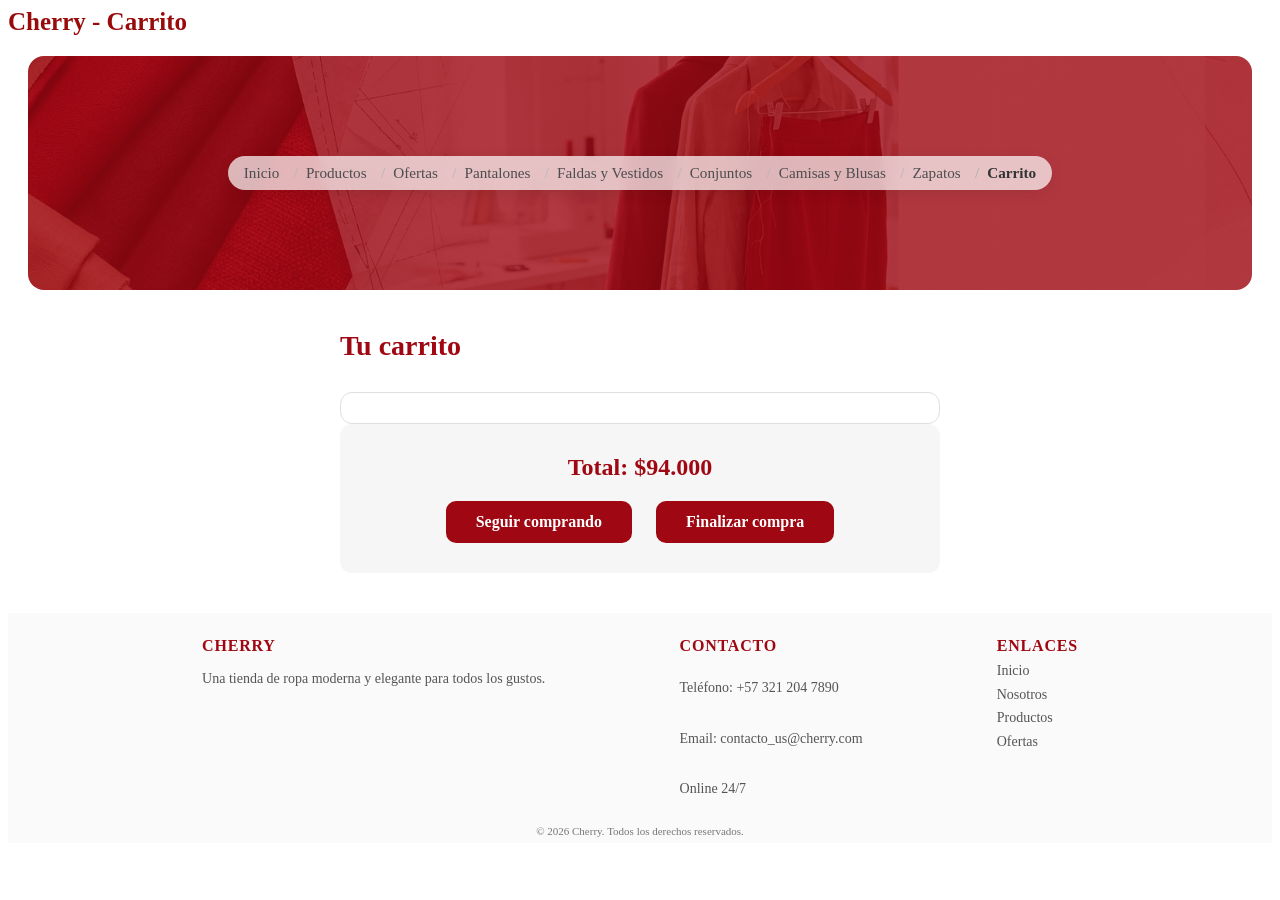
<file: carrito.html>
<!DOCTYPE html>
<html lang="es">
<head>
<meta charset="UTF-8">
<title>Carrito | Cherry</title>
<link rel="stylesheet" href="estilos_paginas.css">
</head>
<body>

<header class="header">
<header class="header">
<div class="container">
<h1>Cherry - Carrito</h1>
</div>

<section class="nosotros-banner">
<ul class="c-breadcrumb">
<li><a href="index.html">Inicio</a></li>
<li><a href="index.html#productos">Productos</a></li>
<li><a href="ofertas.html">Ofertas</a></li>
<li><a href="pantalones.html">Pantalones</a></li>
<li><a href="faldas.html">Faldas y Vestidos</a></li>
<li><a href="conjuntos.html">Conjuntos</a></li>
<li><a href="camisas.html">Camisas y Blusas</a></li>
<li><a href="zapatos.html">Zapatos</a></li>
<li>Carrito</li>
</ul>
</div>
</section>
</header>
<main>
<section class="carrito-grid">
<h2>Tu carrito</h2>
<div class="carrito-items">
<div class="carrito-item">
<div class="carrito-item-info">
<div class="carrito-item-image">
</div>
</div>
</div>
</div>
</div>
</article>
</div>
<div class="carrito-total">
<h3>Total: $94.000</h3>
<a href="index.html" class="btn-principal">Seguir comprando</a>
<a href="checkout.html" class="btn-principal">Finalizar compra</a>
</div>
</section>
</main>

</body>

<footer>
<div class="footer-content">
<div class="footer-title">
<h3>Cherry</h3>
<p>Una tienda de ropa moderna y elegante para todos los gustos.</p>
</div>
<div class="footer-contact">
<h3>Contacto</h3>
<p>Teléfono: +57 321 204 7890</p>
<p>Email: contacto_us@cherry.com</p>
<p>Online 24/7</p>
</div>
<div class="footer-links">
<h3>Enlaces</h3>
<a href="index.html">Inicio</a>
<a href="nosotros.html" data-title="Quienes Somos" tabindex="0">Nosotros</a>
<a href="#productos">Productos</a>
<a href="ofertas.html">Ofertas</a>
</div>
</div>
<p>© 2026 Cherry. Todos los derechos reservados.</p>
</footer>

</html>
</file>
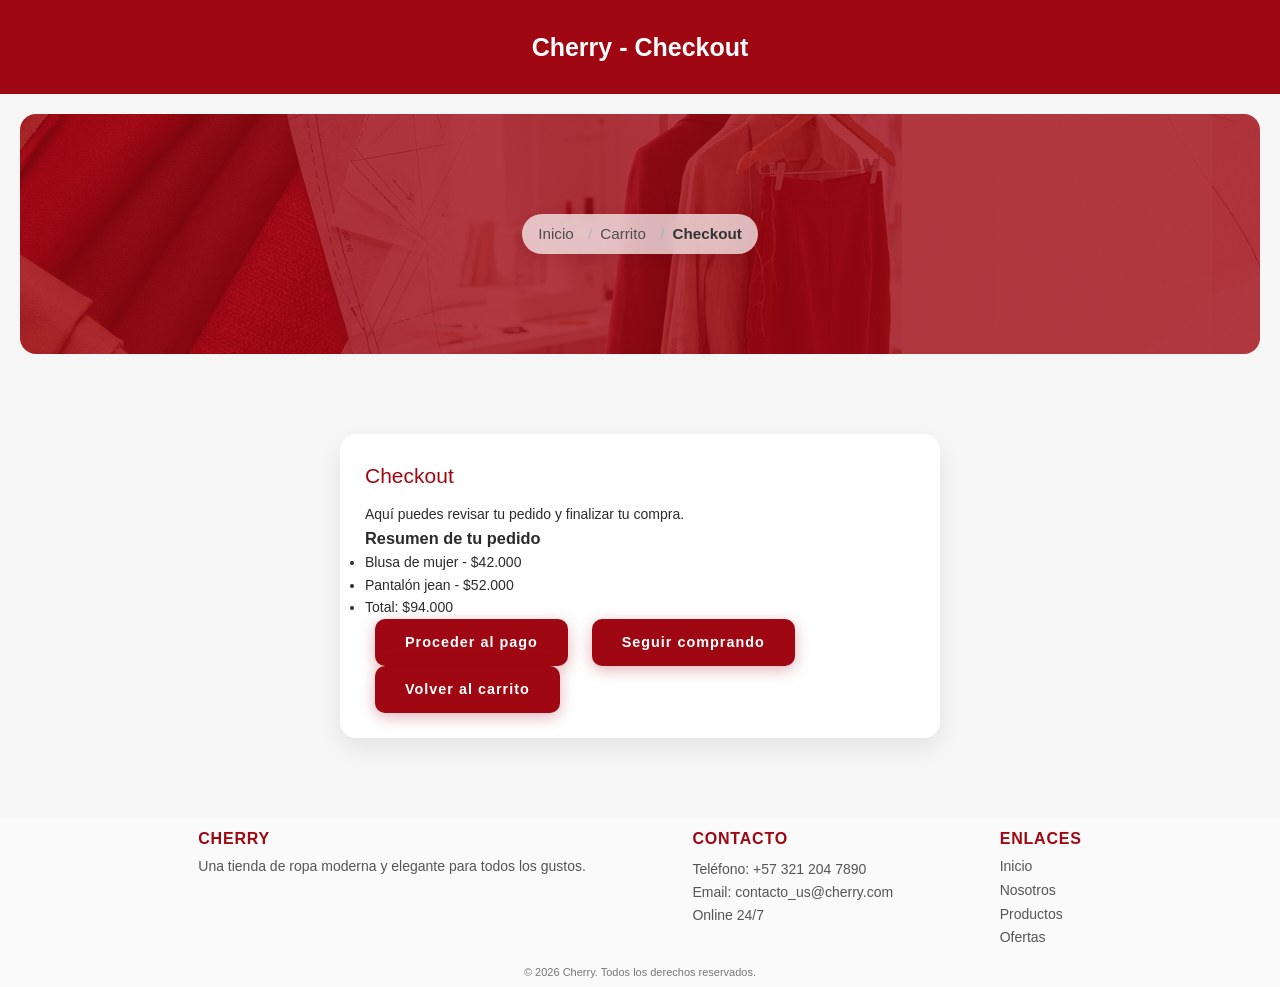
<file: checkout.html>
<!DOCTYPE html>
<html lang="es">
<head>
<meta charset="UTF-8">
<title>Checkout | Cherry</title>
<link rel="stylesheet" href="estilos.css">
<link rel="stylesheet" href="estilos_paginas.css">
</head>
<body>
<header class="header">
<div class="header-container">
<h1 style="color:white;">Cherry - Checkout</h1>
</header>
</div>
<section class="nosotros-banner">
<ul class="c-breadcrumb">
<li><a href="index.html">Inicio</a></li>
<li><a href="carrito.html">Carrito</a></li>
<li>Checkout</li>
</ul>
</section>


<main>
<section class="checkout-section">
<h2>Checkout</h2>
<p>Aquí puedes revisar tu pedido y finalizar tu compra.</p>
<div class="checkout-summasiry">
<h3>Resumen de tu pedido</h3>
<ul>
<li>Blusa de mujer - $42.000</li>
<li>Pantalón jean - $52.000</li>
<li>Total: $94.000</li>
</ul>

<a href="pagos.html" class="btn-principal">Proceder al pago</a>
<a href="index.html" class="btn-principal">Seguir comprando</a>
<a href="carrito.html" class="btn-principal">Volver al carrito</a>

</div>
</section>
</main>

<!-- FOOTER -->
<footer>
<div class="footer-content">
<div class="footer-title">
<h3>Cherry</h3>
<p>Una tienda de ropa moderna y elegante para todos los gustos.</p>
</div>
<div class="footer-contact">
<h3>Contacto</h3>
<p>Teléfono: +57 321 204 7890</p>
<p>Email: contacto_us@cherry.com</p>
<p>Online 24/7</p>
</div>
<div class="footer-links">
<h3>Enlaces</h3>
<a href="index.html">Inicio</a>
<a href="nosotros.html" data-title="Quienes Somos" tabindex="0">Nosotros</a>
<a href="#productos">Productos</a>
<a href="ofertas.html">Ofertas</a>
</div>
</div>
<p>© 2026 Cherry. Todos los derechos reservados.</p>
</footer>







</body>
</html>
</file>
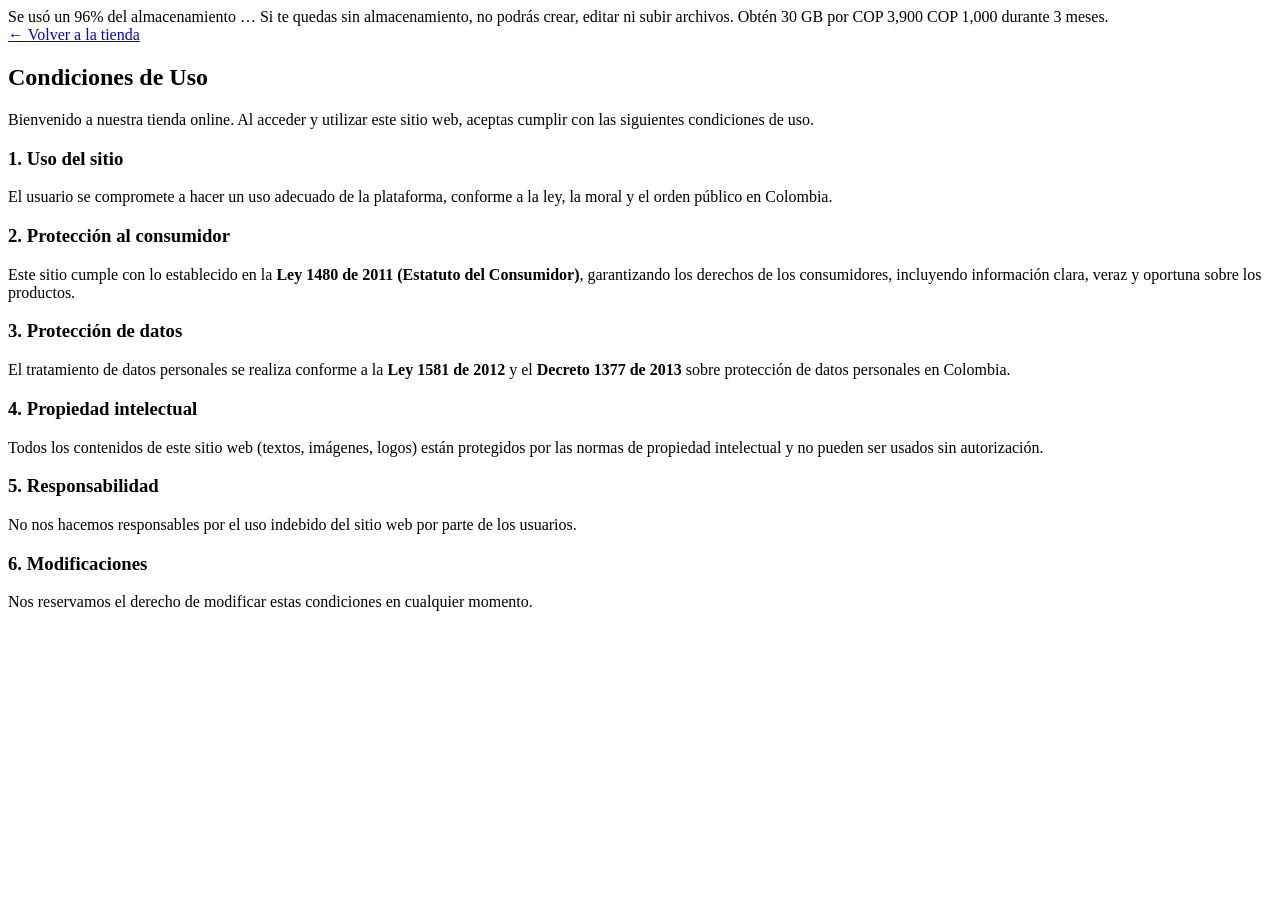
<file: conditiones.html>
Se usó un 96% del almacenamiento … Si te quedas sin almacenamiento, no podrás crear, editar ni subir archivos. Obtén 30 GB por COP 3,900 COP 1,000 durante 3 meses.
<!DOCTYPE html>
<html lang="es">
<head>
  <meta charset="UTF-8">
  <title>Condiciones de uso</title>
  <link rel="stylesheet" href="estilos_paginas.css">
</head>
<body>

<section class="section">
  <div class="container">

    <!-- BOTÓN VOLVER -->
    <a href="index.html" class="btn btn-outline" style="margin-bottom:20px;">
      ← Volver a la tienda
    </a>

    <h1>Condiciones de Uso</h1>

    <p>
      Bienvenido a nuestra tienda online. Al acceder y utilizar este sitio web,
      aceptas cumplir con las siguientes condiciones de uso.
    </p>

    <h3>1. Uso del sitio</h3>
    <p>
      El usuario se compromete a hacer un uso adecuado de la plataforma,
      conforme a la ley, la moral y el orden público en Colombia.
    </p>

    <h3>2. Protección al consumidor</h3>
    <p>
      Este sitio cumple con lo establecido en la 
      <strong>Ley 1480 de 2011 (Estatuto del Consumidor)</strong>,
      garantizando los derechos de los consumidores, incluyendo información clara,
      veraz y oportuna sobre los productos.
    </p>

    <h3>3. Protección de datos</h3>
    <p>
      El tratamiento de datos personales se realiza conforme a la 
      <strong>Ley 1581 de 2012</strong> y el 
      <strong>Decreto 1377 de 2013</strong> sobre protección de datos personales en Colombia.
    </p>

    <h3>4. Propiedad intelectual</h3>
    <p>
      Todos los contenidos de este sitio web (textos, imágenes, logos)
      están protegidos por las normas de propiedad intelectual y no pueden
      ser usados sin autorización.
    </p>

    <h3>5. Responsabilidad</h3>
    <p>
      No nos hacemos responsables por el uso indebido del sitio web por parte de los usuarios.
    </p>

    <h3>6. Modificaciones</h3>
    <p>
      Nos reservamos el derecho de modificar estas condiciones en cualquier momento.
    </p>

  </div>
</section>

</body>
</html>
</file>
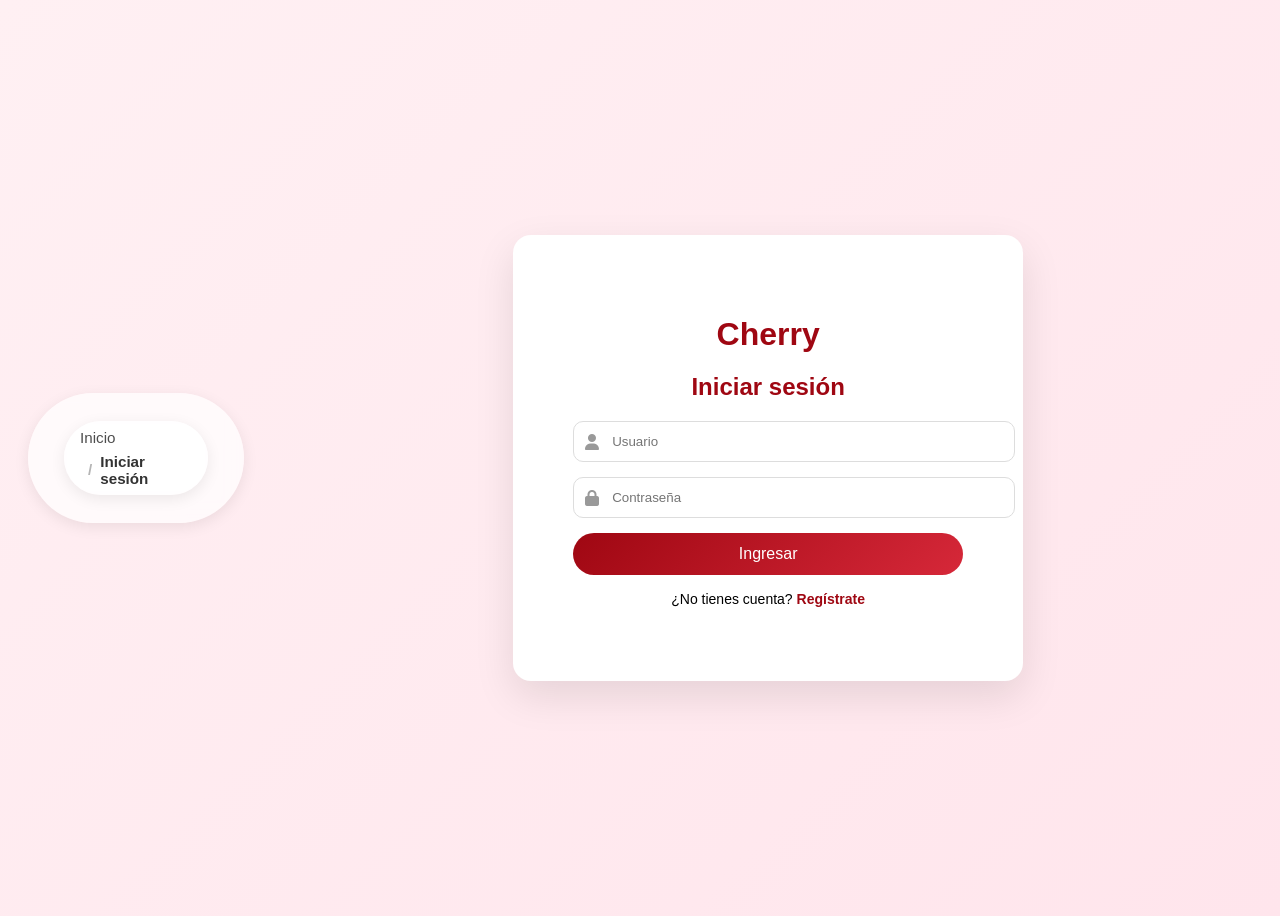
<file: inicio_sesion.html>
<!DOCTYPE html>
<html lang="es">
<head>
<meta charset="UTF-8">
<meta name="viewport" content="width=device-width, initial-scale=1.0">
<title>Login | Cherry</title>
<link rel="stylesheet" href="styles_registro.css">
<link rel="stylesheet" href="https://cdnjs.cloudflare.com/ajax/libs/font-awesome/6.4.0/css/all.min.css">
</head>

<body>

<section class="section-list">
<ul class="s-list">
<li><a href="index.html">Inicio</a></li>
<li>Iniciar sesión</li>
</ul>
</section>

<div class="auth-container">

<div class="auth-card">
<h1 class="logo">Cherry</h1>
<h2>Iniciar sesión</h2>
<form onsubmit="login(event)">

<div class="input-group">
<i class="fas fa-user"></i>
<input type="text" id="correo" placeholder="Usuario" required>
</div>

<div class="input-group">
<i class="fas fa-lock"></i>
<input type="password" id="password" placeholder="Contraseña" required>
</div>

<button class="button-carrito" type="submit">Ingresar</button>
<p id="mensaje-login"></p>
<p class="auth-link">
¿No tienes cuenta? <a href="registro.html">Regístrate</a>
</p>
</form>
</div>

</div>
<script src="script.js"></script>
</body>
</html>
</file>
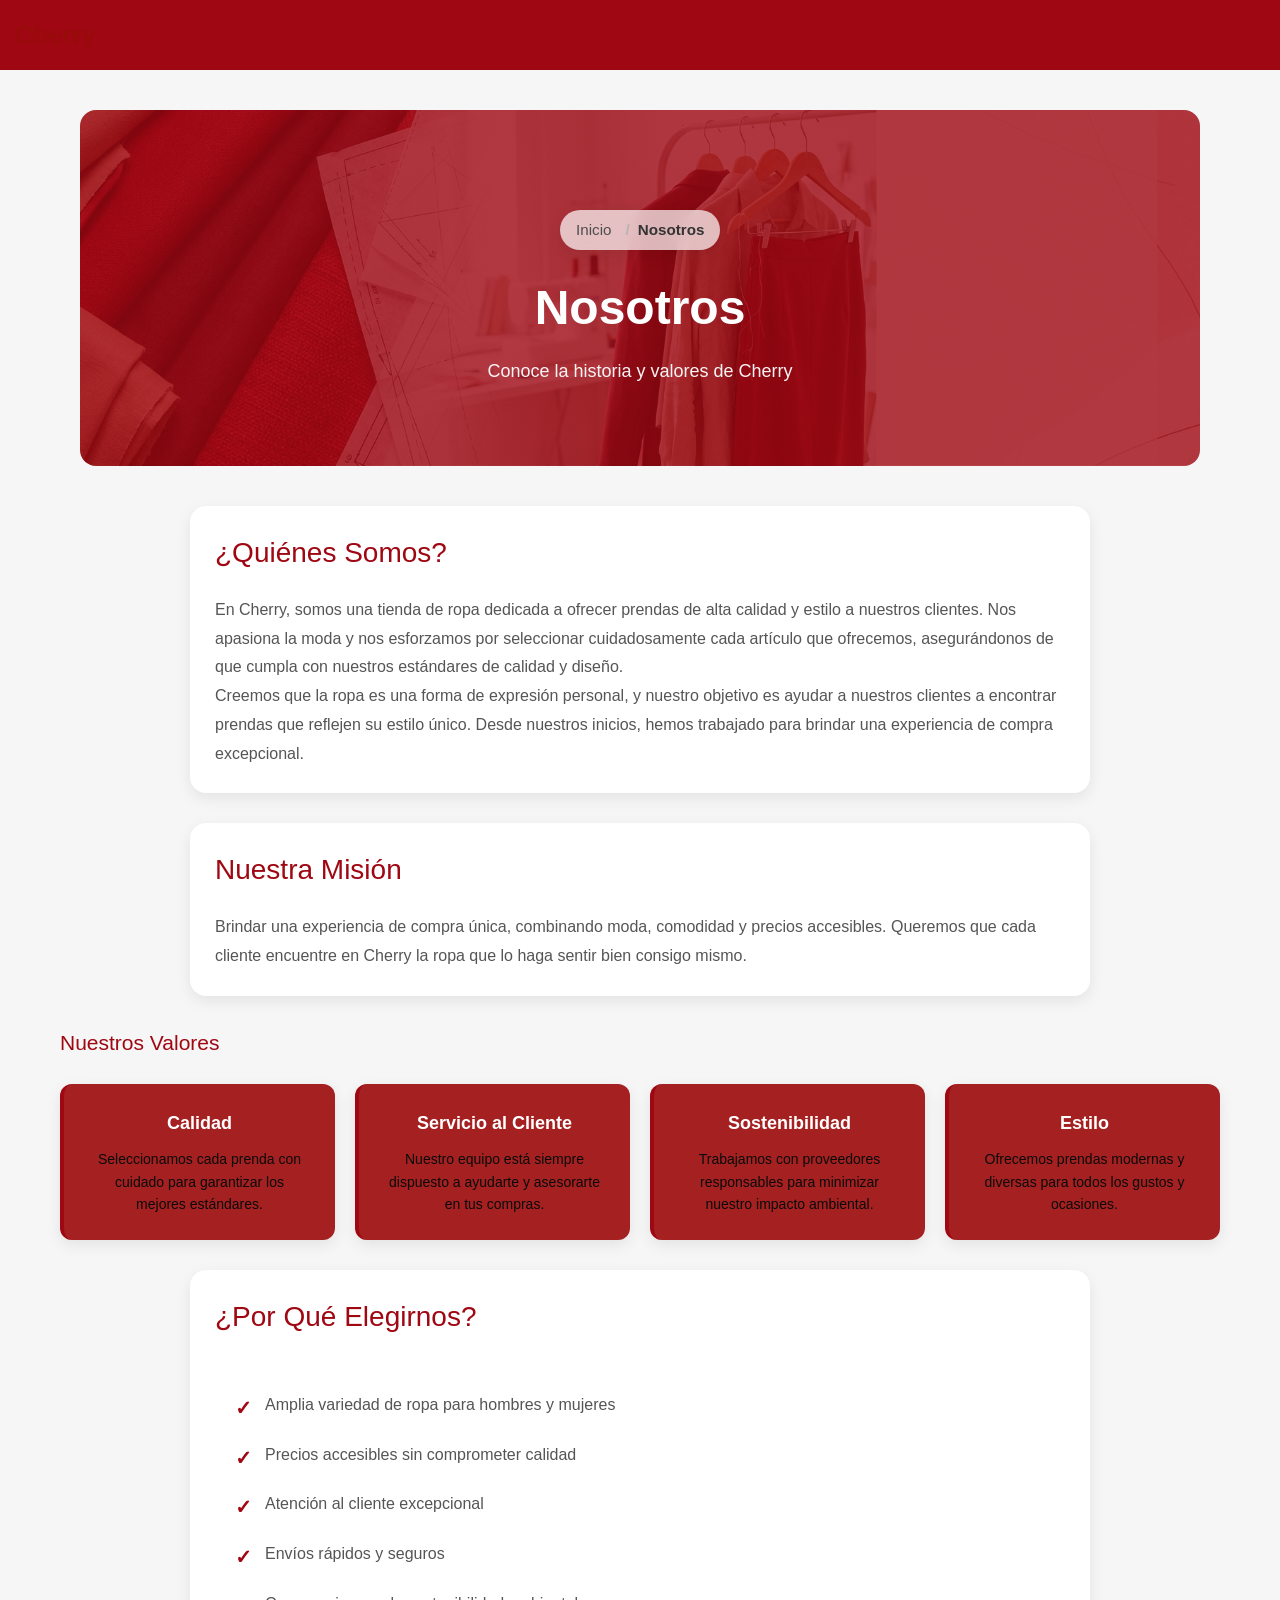
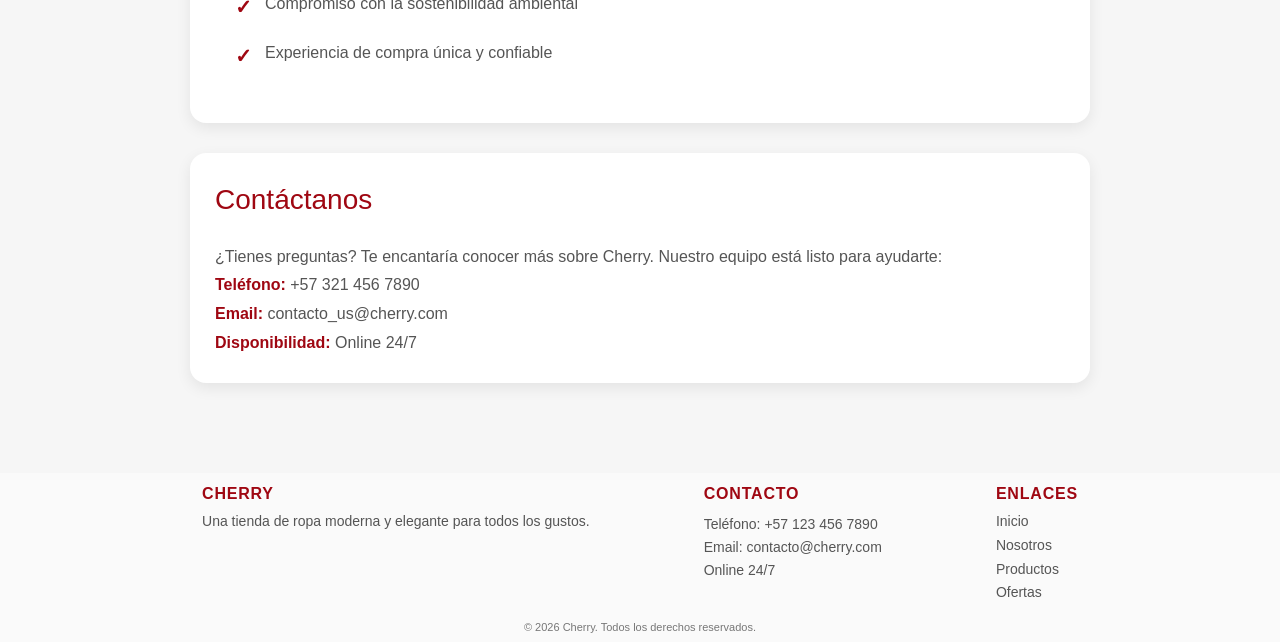
<file: nosotros.html>
<!DOCTYPE html>
<html lang="es-CO">
<head>
<meta charset="UTF-8">
<meta name="viewport" content="width=device-width, initial-scale=1.0">
<title>Nosotros | Cherry</title>
<link rel="stylesheet" href="estilos.css">
<link rel="stylesheet" href="estilos_paginas.css">
</head>
<body>

<!-- HEADER -->
<header class="header">
<div class="header-title">
<h1>Cherry</h1>
</div>
</header>

<main>
<!-- BANNER NOSOTROS -->
<section class="nosotros-banner">
<ul class="c-breadcrumb">
<li><a href="index.html">Inicio</a></li>
<li>Nosotros</li>
</ul>
</div>
<h1>Nosotros</h1>
<p>Conoce la historia y valores de Cherry</p>
</section>

<!-- QUIÉNES SOMOS -->
<section class="section-box nosotros-section">
<h2>¿Quiénes Somos?</h2>
<p>En Cherry, somos una tienda de ropa dedicada a ofrecer prendas de alta calidad y estilo a nuestros clientes. Nos apasiona la moda y nos esforzamos por seleccionar cuidadosamente cada artículo que ofrecemos, asegurándonos de que cumpla con nuestros estándares de calidad y diseño.</p>
<p>Creemos que la ropa es una forma de expresión personal, y nuestro objetivo es ayudar a nuestros clientes a encontrar prendas que reflejen su estilo único. Desde nuestros inicios, hemos trabajado para brindar una experiencia de compra excepcional.</p>
</section>

<!-- MISIÓN -->
<section class="section-box nosotros-section">
<h2>Nuestra Misión</h2>
<p>Brindar una experiencia de compra única, combinando moda, comodidad y precios accesibles. Queremos que cada cliente encuentre en Cherry la ropa que lo haga sentir bien consigo mismo.</p>
</section>

<!-- VALORES -->
<section class="section-box">
<h2>Nuestros Valores</h2>
<div class="valores-grid">
<div class="valor-card">
<h3>Calidad</h3>
<p>Seleccionamos cada prenda con cuidado para garantizar los mejores estándares.</p>
</div>
<div class="valor-card">
<h3>Servicio al Cliente</h3>
<p>Nuestro equipo está siempre dispuesto a ayudarte y asesorarte en tus compras.</p>
</div>
<div class="valor-card">
<h3>Sostenibilidad</h3>
<p>Trabajamos con proveedores responsables para minimizar nuestro impacto ambiental.</p>
</div>
<div class="valor-card">
<h3>Estilo</h3>
<p>Ofrecemos prendas modernas y diversas para todos los gustos y ocasiones.</p>
</div>
</div>
</section>

<!-- POR QUÉ ELEGIRNOS -->
<section class="section-box nosotros-section">
<h2>¿Por Qué Elegirnos?</h2>
<ul class="benefits-list">
<li> Amplia variedad de ropa para hombres y mujeres</li>
<li> Precios accesibles sin comprometer calidad</li>
<li> Atención al cliente excepcional</li>
<li> Envíos rápidos y seguros</li>
<li> Compromiso con la sostenibilidad ambiental</li>
<li> Experiencia de compra única y confiable</li>
</ul>
</section>

<!-- CONTACTO -->
<section id="contacto" class="section-box nosotros-section">
<h2>Contáctanos</h2>
<p>¿Tienes preguntas? Te encantaría conocer más sobre Cherry. Nuestro equipo está listo para ayudarte:</p>
<div class="contacto-info">
<p><strong>Teléfono:</strong> +57 321 456 7890</p>
<p><strong>Email:</strong> contacto_us@cherry.com</p>
<p><strong>Disponibilidad:</strong> Online 24/7</p>
</div>
</main>

<!-- FOOTER -->
<footer>
<div class="footer-content">
<div class="footer-title">
<h3>Cherry</h3>
<p>Una tienda de ropa moderna y elegante para todos los gustos.</p>
</div>
<div class="footer-contact">
<h3>Contacto</h3>
<p>Teléfono: +57 123 456 7890</p>
<p>Email: contacto@cherry.com</p>
<p>Online 24/7</p>
</div>
<div class="footer-links">
<h3>Enlaces</h3>
<a href="index.html">Inicio</a>
<a href="nosotros.html" data-title="Quienes Somos" tabindex="0">Nosotros</a>
<a href="#productos">Productos</a>
<a href="ofertas.html" data-title="Ofertas" tabindex="0">Ofertas</a>
</div>
</div>
<p>© 2026 Cherry. Todos los derechos reservados.</p>
</footer>

</body>
</html>
</file>
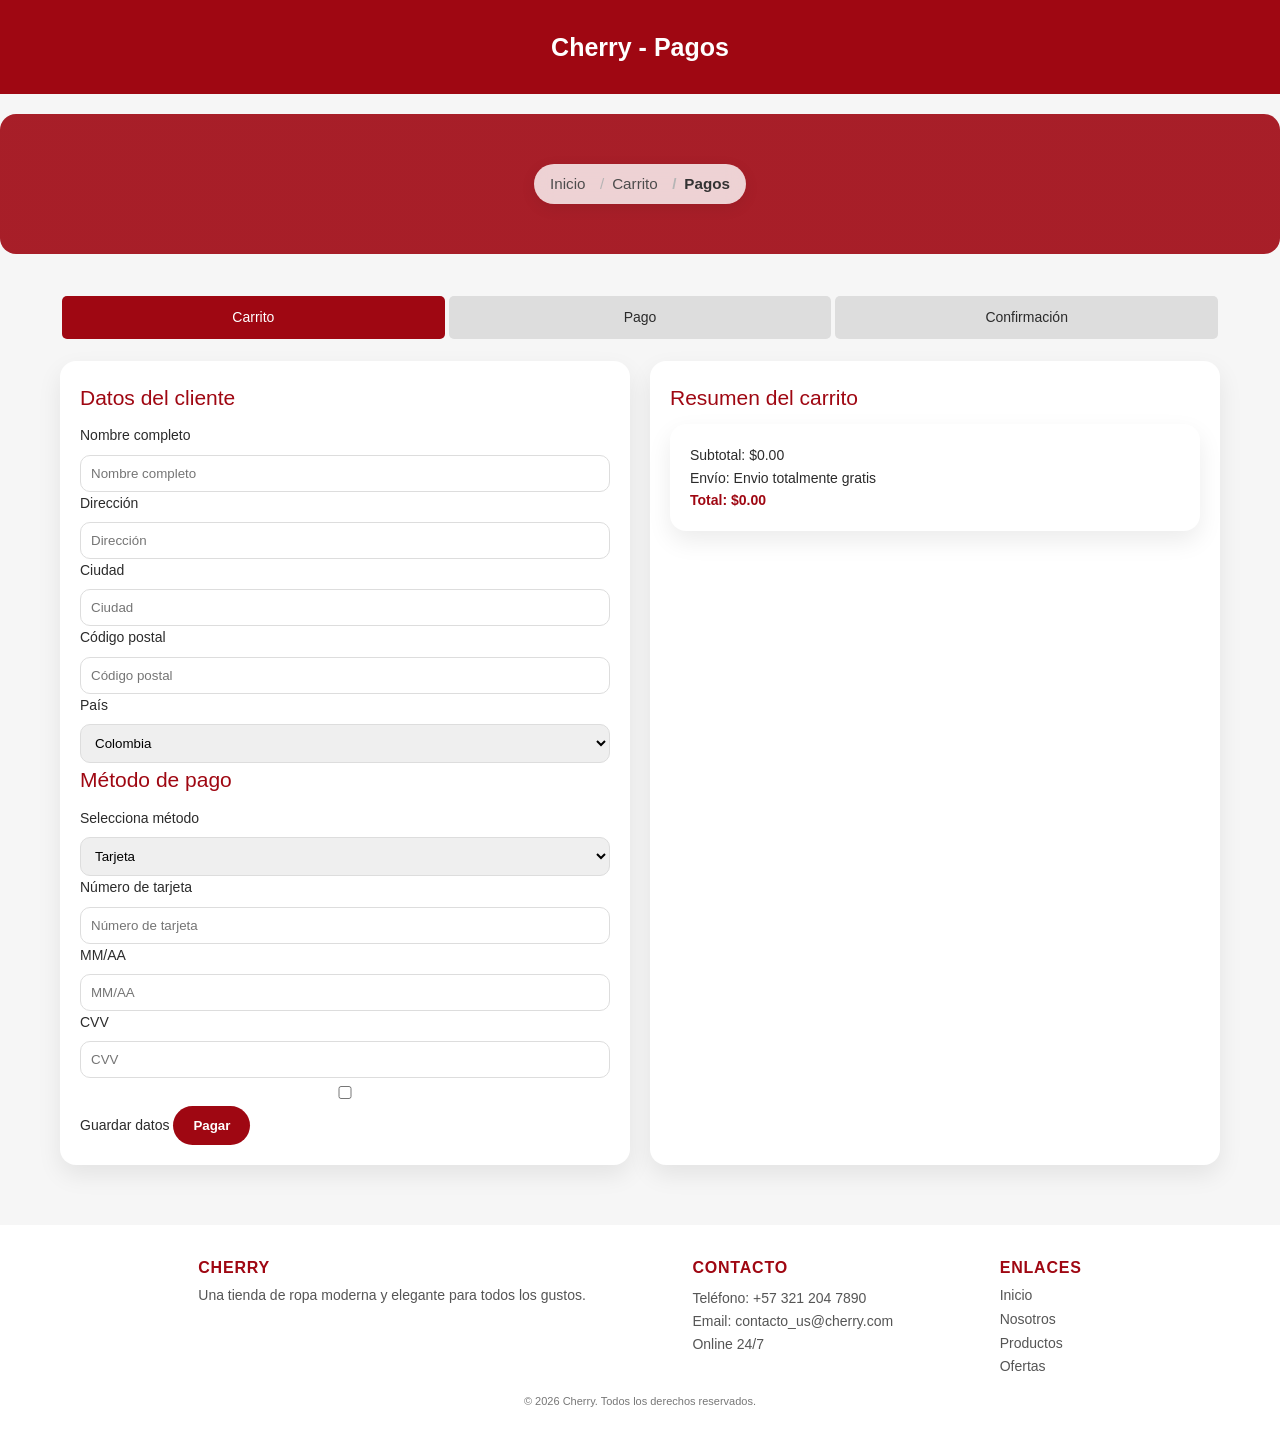
<file: pagos.html>
<!DOCTYPE html>
<html lang="es">
<head>
<meta charset="UTF-8">
<meta name="viewport" content="width=device-width, initial-scale=1.0">
<title>Pagos | Cherry</title>
<link rel="stylesheet" href="estilos.css">
<link rel="stylesheet" href="styles_pagos.css">
</head>

<body>
<header class="header">
<div class="container">
<h1>Cherry - Pagos</h1>
</div>
</header>
<section class="nosotros-banner">
<ul class="c-breadcrumb">
<li><a href="index.html">Inicio</a></li>
<li><a href="carrito.html">Carrito</a></li>
<li>Pagos</li>
</ul>
</section>


<main class="container">
<div class="progress">
<div class="active">Carrito</div>
<div>Pago</div>
<div>Confirmación</div>
</div>
<div class="flex">
<section class="card" style="flex:1">
<h2>Datos del cliente</h2>
<label for="name">Nombre completo</label>
<input placeholder="Nombre completo" id="name" name="name" required>
<label for="address">Dirección</label>
<input placeholder="Dirección" id="address" name="address" required>
<label for="city">Ciudad</label>
<input placeholder="Ciudad" id="city" name="city">
<label for="zip">Código postal</label>
<input placeholder="Código postal" id="zip" name="zip">
<label for="country">País</label>
<select id="country" name="country"><option>Colombia</option></select>

<h2>Método de pago</h2>
<label for="payment">Selecciona método</label>
<select id="payment" name="payment">
<option value="card">Tarjeta</option>
<option value="cash">Contra entrega</option>
</select>

<div id="cardInfo">
<label for="cardNumber">Número de tarjeta</label>
<input placeholder="Número de tarjeta" id="cardNumber" name="cardNumber">
<label for="expiry">MM/AA</label>
<input placeholder="MM/AA" id="expiry" name="expiry">
<label for="cvv">CVV</label>
<input placeholder="CVV" id="cvv" name="cvv">
</div>

<label><input type="checkbox" id="saveData"> Guardar datos</label>
<button type="button" onclick="checkout()">Pagar</button>
</section>

<aside class="card" style="flex:1">
<h2>Resumen del carrito</h2>
<div id="cart"></div>
<div class="card">
<p>Subtotal: $<span id="subtotal">0.00</span></p>
<p>Envío: <span id="shipping">Envio totalmente gratis</span></p>
<p class="total">Total: $<span id="total">0.00</span></p>
</div>
</aside>
</div>
</main>


<script>

function renderCart(){
    let container=document.getElementById('cart');
    container.innerHTML="";
    let subtotal=0;

    cart.forEach(item=>{
        subtotal += item.price * item.qty;
        container.innerHTML += `
        <div class="cart-item">
            <img src="${item.img}" alt="${item.name}">
            <div>${item.name} - $${item.price}</div>
            <input type="number" value="${item.qty}" min="1" onchange="updateQty(${item.id}, this.value)">
            <button type="button" onclick="removeItem(${item.id})">X</button>
        </div>`;
    });

    let tax = subtotal * 0.1;
    let shipping = 5;
    let total = subtotal + tax + shipping;

    document.getElementById('subtotal').innerText = subtotal.toFixed(2);
    document.getElementById('tax').innerText = tax.toFixed(2);
    document.getElementById('shipping').innerText = shipping.toFixed(2);
    document.getElementById('total').innerText = total.toFixed(2);
}

function updateQty(id, qty){
    cart = cart.map(i => i.id === id ? {...i, qty: +qty} : i);
    renderCart();
}

function removeItem(id){
    cart = cart.filter(i => i.id !== id);
    renderCart();
}

function checkout(){
    let name = document.getElementById('name').value;
    let address = document.getElementById('address').value;
    let card = document.getElementById('cardNumber').value;

    if(!name || !address){
        alert("Completa los campos obligatorios.");
        return;
    }

    if(document.getElementById('payment').value === "card"){
        if(card.length < 16){
            alert("Tarjeta inválida.");
            return;
        }
    }

    alert("Pago procesado (simulado).");
}

renderCart();
</script>
</body>
<!-- FOOTER -->
<footer>
<div class="footer-content">
<div class="footer-title">
<h3>Cherry</h3>
<p>Una tienda de ropa moderna y elegante para todos los gustos.</p>
</div>
<div class="footer-contact">
<h3>Contacto</h3>
<p>Teléfono: +57 321 204 7890</p>
<p>Email: contacto_us@cherry.com</p>
<p>Online 24/7</p>
</div>
<div class="footer-links">
<h3>Enlaces</h3>
<a href="index.html">Inicio</a>
<a href="nosotros.html" data-title="Quienes Somos" tabindex="0">Nosotros</a>
<a href="#productos">Productos</a>
<a href="ofertas.html">Ofertas</a>
</div>
</div>
<p>© 2026 Cherry. Todos los derechos reservados.</p>
</footer>
</html>
</file>
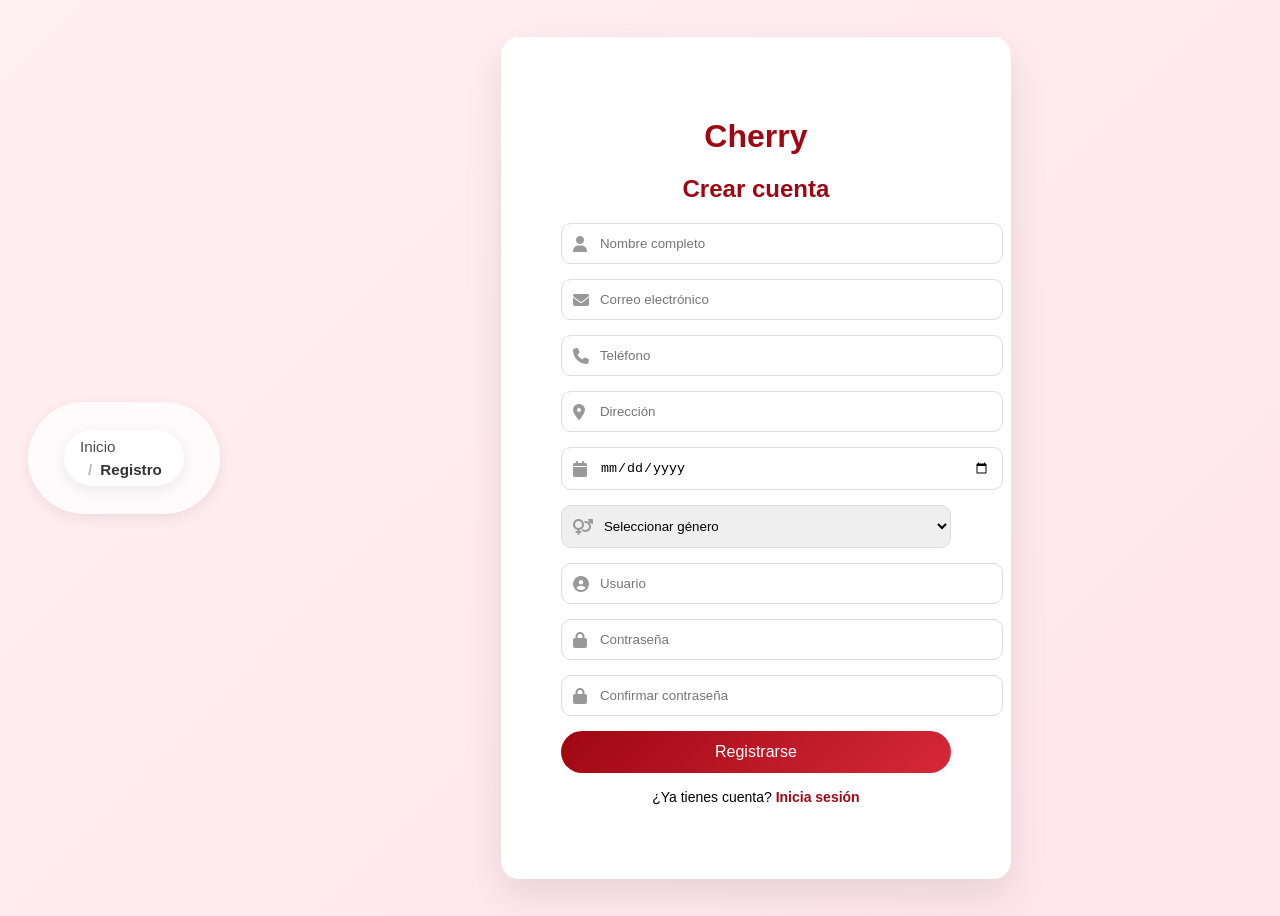
<file: registro.html>
<!DOCTYPE html>
<html lang="es">
<head>
<meta charset="UTF-8">
<meta name="viewport" content="width=device-width, initial-scale=1.0">
<title>Registro | Cherry</title>
<link rel="stylesheet" href="styles_registro.css">
<link rel="stylesheet" href="https://cdnjs.cloudflare.com/ajax/libs/font-awesome/6.4.0/css/all.min.css">
</head>

<section class="section-list">
<ul class="s-list">
<li><a href="index.html">Inicio</a></li>
<li>Registro</li>
</ul>
</section>
<body>

<div class="auth-container">
<div class="auth-card">
<h1 class="logo">Cherry</h1>
<h2>Crear cuenta</h2>
<form onsubmit="register(event)">

<div class="input-group">
<i class="fas fa-user"></i>
<input type="text" id="nombre" placeholder="Nombre completo" required>
</div>
<div class="input-group">
<i class="fas fa-envelope"></i>
<input type="email" id="correo-registro" placeholder="Correo electrónico" required>
</div>
<div class="input-group">
<i class="fas fa-phone"></i>
<input type="tel" id="telefono" placeholder="Teléfono" required>
</div>
<div class="input-group">
<i class="fas fa-map-marker-alt"></i>
<input type="text" id="direccion" placeholder="Dirección" required>
</div>
<div class="input-group">
<i class="fas fa-calendar"></i>
<input type="date" id="fecha" required>
</div>
<div class="input-group">
<i class="fas fa-venus-mars"></i>
<select id="genero">
<option value="">Seleccionar género</option>
<option>Masculino</option>
<option>Femenino</option>
<option>Otro</option>
</select>
</div>
<div class="input-group">
<i class="fas fa-user-circle"></i>
<input type="text" id="usuario-registro" placeholder="Usuario" required>
</div>
<div class="input-group">
<i class="fas fa-lock"></i>
<input type="password" id="password-registro" placeholder="Contraseña" required>
</div>
<div class="input-group">
<i class="fas fa-lock"></i>
<input type="password" id="password-confirm" placeholder="Confirmar contraseña" required>
</div>

<button class="button-carrito" type="submit">Registrarse</button>
<p id="mensaje-registro"></p>

<p class="auth-link">
¿Ya tienes cuenta? <a href="inicio_sesion.html">Inicia sesión</a>
</p>
</form>
</div>

</div>
<script src="script.js"></script>
</body>
</html>
</file>
<file: estilos_paginas.css>
/* VARIABLES */
:root{
--primary:#9F0712;
--primary-dark:#7a0509;
--text-dark:#2B2B2B;
--bg-light:#f6f6f6;
--radius:16px;
}
/* PÁGINA NOSOTROS */
.nosotros-banner{
background:linear-gradient(rgba(159,7,18,.8),rgba(159,7,18,.8)),url("Gemini_Generated_Image_x2z43bx2z43bx2z4.png");
background-size:cover;
background-position:center;
position: relative;
top: 0 ;
margin: 20px;
padding:80px 20px;
text-align:center;
color:white;
margin-bottom:40px;
border-radius:var(--radius);
}
.logo img{
height:60px;
}  
.c-breadcrumb{
display:inline-flex;
flex-wrap:wrap;
align-items:center;
gap:.4rem;
background:rgba(255,255,255,.7);
backdrop-filter:blur(8px);
padding:8px 16px;
border-radius:999px;
margin:20px;
list-style:none;
font-size:.95rem;
color:#4d4d4d;
box-shadow:0 4px 15px rgba(0,0,0,.08);
}
.c-breadcrumb li{
display:flex;
align-items:center;
}
.c-breadcrumb li+li::before{
content:'/';
color:#b5b5b5;
margin:0 8px;
}
.c-breadcrumb a{
color:#4d4d4d;
text-decoration:none;
transition:color .2s ease;
}
.c-breadcrumb a:hover{
color:var(--primary);
}
.c-breadcrumb li:last-child{
font-weight:600;
color:#333;
}
.nosotros-banner h1{
font-size:48px;
margin-bottom:10px;
}
.nosotros-banner p{
font-size:18px;
opacity:.95;
}
.nosotros-section{
max-width:900px;
margin:30px auto;
background :white;
padding:25px;
border-radius:var(--radius);
box-shadow:0 5px 15px rgba(0,0,0,.08);
}
.nosotros-section p{
color:#555;
line-height:1.8;
font-size:16px;
}
.nosotros-section h2{
color:var(--primary);
margin-bottom:20px;
font-size:28px;
}
/* VALORES GRID */
.valores-grid{
display:grid;
grid-template-columns:repeat(auto-fit,minmax(200px,1fr));
gap:20px;
margin-top:25px;
background: transparent;
}
.valor-card{
background:rgb(165, 33, 33);
padding:25px;
border-radius:12px;
box-shadow:0 5px 15px rgba(0,0,0,.08);
border-left:4px solid var(--primary);
text-align:center;
}
.valor-card h3{
color:white;
margin-bottom:10px;
font-size:18px;
}
.valor-card p{
color:#0a0a0a;
font-size:14px;
line-height:1.6;
}
/* BENEFICIOS */
.benefits-list{
list-style:none;
padding:20px;
}
.benefits-list li{
padding:12px 0;
padding-left:30px;
font-size:16px;
color:#555;
position:relative;
line-height:1.6;
}
.benefits-list li:before{
content:"✓";
color:var(--primary);
font-weight:bold;
position:absolute;
left:0;
font-size:20px;
}
/* CONTACTO INFO */
.contacto-info strong{
color:var(--primary);
}
@media(max-width:768px){
.nosotros-banner{
padding:50px 20px;
}
.nosotros-banner h1{
font-size:32px;
}
.nosotros-banner p{
font-size:16px;
}
.valores-grid{
grid-template-columns:1fr;
}
.benefits-list li{
font-size:14px;
padding-left:25px;
}
.nosotros-section{
margin:20px auto;
padding:20px;
}
}
/* PÁGINA camisas/pantalones/faldas etc */
/* ========================= */
/* CSS PRODUCTOS - SINCRONIZADO CON INDEX */
/* ========================= */
/* GRID MODERNO */
.productos-grid,
.producto-grid{
display:grid;
grid-template-columns:repeat(auto-fit,minmax(200px,1fr));
gap:20px;
margin-top:20px;
align-items:stretch;
}
/* TARJETA DE PRODUCTO */
.categoria{
margin:40px 0;
}
.categoria h2{
margin-bottom:15px;
color:var(--primary);
}
/* TARJETA DE PRODUCTO */
.categoria{
margin:40px 0;
}
.categoria h2{
margin-bottom:15px;
color:var(--primary);
}
.producto-card{
background:#ffffff;
border-radius:16px;
overflow:hidden;
box-shadow:0 8px 20px rgba(0,0,0,0.08);
transition:all 0.3s ease;
display:flex;
flex-direction:column;
justify-content:space-between;
min-height:360px;
}
.producto-card:hover{
transform:translateY(-8px);
box-shadow:0 10px 25px rgba(0,0,0,0.15);
}
/* IMAGEN */
.producto-card img{
width:100%;
aspect-ratio:4/3;
height:auto;
object-fit:contain;
object-position:center;
display:block;
background-color:#f6f6f6;
}
/* TITULO */
.producto-card h3{
font-size:16px;
color: var(--primary); /* Corregido: eliminado espacio y doble ; */
margin:10px 10px 2px;
line-height:1.1;
min-height:44px;
margin-bottom: 0;
}
/* PRECIO */
.producto-card p{
font-weight:bold;
font-size:18px;
margin-bottom: 0;
margin:0 10px 10px;
}
/* BOTON */
.btn-producto{
background:var(--primary);
color:white;
border:none;
padding:12px 18px;
border-radius:10px;
cursor:pointer;
transition:.3s;
font-weight:600;
margin:0 12px 15px;
margin-top:auto; /* Ajusta el botón al final de la tarjeta */
align-self:flex-start;
}
.btn-producto:hover{
background:var(--primary-dark);
}
/* VER MAS */
.ver-mas{
display:inline-block;
margin-top:15px;
text-decoration:none;
background:var(--primary);
color:white;
padding:10px 20px;
border-radius:20px;
font-weight:bold;
}
.ver-mas:hover{
background:var(--primary-dark);
}
/* RESPONSIVE */
@media(max-width:768px){
.productos-grid,
.producto-grid{
grid-template-columns:1fr;
gap:15px;
}
.producto-card{
flex-direction:column;
}
.producto-card img{
width:100%;
aspect-ratio:4/3;
height:auto;
}
.producto-card h3{
margin:10px 10px 2px;
}
.producto-card p{
margin:0 10px 10px;
}
.btn-producto{
margin:0 12px 12px;
width:calc(100% - 24px);
}
}
@media(max-width:480px){
.productos-grid,
.producto-grid{
grid-template-columns:1fr;
}
.producto-card{
flex-direction:column;
}
.producto-card img{
width:100%;
aspect-ratio:4/3;
height:auto;
}
.producto-card h3{
margin:12px 12px 2px;
}
.producto-card p{
margin:0 12px 8px;
}
.btn-producto{
margin:0 12px 12px;
width:calc(100% - 24px);
}
}

/*CARRITO /* ========================= */

.carrito-grid{
max-width:600px;
margin:40px auto;
padding:0 20px;

}

.carrito-grid h2{
font-size:28px;
color:var(--primary);
margin-bottom:30px;
}

.carrito-list{
display:flex;
flex-direction:column;
gap:15px;
margin-bottom:30px;
}

.carrito-card,
.carrito-item{
background:#ffffff;
border:1px solid #e0e0e0;
border-radius:12px;
padding:15px;
display:flex;
gap:15px;
align-items:flex-start;
}

.carrito-card:hover,
.carrito-item:hover{
box-shadow:0 4px 12px rgba(0,0,0,0.1);
}

.carrito-card img,
.carrito-item img{
width:80px;
height:80px;
object-fit:contain;
background-color:#f6f6f6;
border-radius:8px;
flex-shrink:0;
}

.carrito-info{
flex:1;
display:flex;
flex-direction:column;
gap:8px;
}

.carrito-info h3{
font-size:16px;
color:var(--primary);
margin:0;
font-weight:600;
}

.carrito-price{
font-size:18px;
font-weight:bold;
color:var(--primary);
margin:0;
}

.carrito-total{
background:#f6f6f6;
border-radius:12px;
padding:30px;
text-align:center;
}

.carrito-total h3{
font-size:24px;
color:var(--primary);
margin:0 0 20px 0;
}

.btn-principal{
display:inline-block;
background:var(--primary);
color:white;
padding:12px 30px;
border-radius:10px;
text-decoration:none;
font-weight:600;
transition:.3s;
margin:0 10px;
border:none;
cursor:pointer;
}

.btn-principal:hover{
background:var(--primary-dark);
transform:translateY(-2px);
}

@media(max-width:768px){
.carrito-card,
.carrito-item{
flex-direction:column;
gap:15px;
}

.carrito-card img,
.carrito-item img{
width:100%;
height:200px;
}

.btn-principal{
display:block;
margin:10px 0;
width:100%;
}
}

.header h1 {
    color: rgb(153, 11, 11);
    font-size: 25px;
    margin: 0;
}

.header {
    position: static; /* Asegura que el header y su contenido scrolleen normalmente */
}



/* pie de pagina */
footer {
    position: relative;
    background-color: #fafafa;
    color: #1f1f1f;
    padding: 8px 10px 6px; 
    max-width: 2000px; 
    margin: 40px auto 0; 
}
.footer-content {
    max-width: 1000px; 
    margin: 0 auto;
    display: flex;
    justify-content: space-around;
    gap: 10px;
    align-items: flex-start;
    padding: 0 10px;
}
.footer-title h3,
.footer-contact h3,
.footer-links h3 {
    color: var(--primary);
    font-size: 16px;
    margin-bottom: 6px;
    text-transform: uppercase;
    letter-spacing: 0.05em;
    font-weight: 700;
}
.footer-title p,
.footer-contact p,
.footer-links a {
    color: #555;
    font-size: 14px;
    line-height: 1.4;
}
.footer-links a {
    display: block;
    margin-bottom: 4px;
    text-decoration: none;
    transition: color 0.2s ease;
}
.footer-links a:hover {
    color: var(--primary-dark);
}
.footer-contact {
    display: flex;
    flex-direction: column;
    gap: 3px;
}
footer > p {
    text-align: center;
    color: #777;
    font-size: 11px;
    margin: 12px 0 0;
}
@media (max-width: 860px) {
    .footer-content {
        grid-template-columns: repeat(2, minmax(220px, 1fr));
    }
}
@media (max-width: 620px) {
    .footer-content {
        grid-template-columns: 1fr;
        text-align: center;
    }
    .footer-contact,
    .footer-links {
        align-items: center;
    }
    .footer-links a {
        display: inline-block;
    }
}

.rating {
    display: flex;
    gap: 4px;
    margin-top: 8px;
}
.rating .star {
    font-size: 18px;
    color: #ccc;
    transition: color 0.2s ease;
}
.rating .star.filled {
    color: var(--primary);
}
.rating .star:hover,
.rating .star:hover ~ .star {
    color: var(--primary-dark);
}

.producto-card .rating {
    margin-top: 10px;
}

.producto-card .rating .star {
    font-size: 20px;
}
.producto-card .rating .star.filled {
    color: var(--primary);
}
.producto-card .rating .star:hover,
.producto-card .rating .star:hover ~ .star {
    color: var(--primary-dark);
}
</file>
<file: estilos.css>
/* VARIABLES */
:root{
--primary: #9f0712;
--primary-dark:#7a0509;
--text-dark:#2B2B2B;
--bg-light:#f6f6f6;
--radius:16px;
}
/* RESET */
*{
margin:0;
padding:0;
box-sizing:border-box;
}
body{
font-family: 'montserrat', sans-serif;
background:var(--bg-light);
color:var(--text-dark);
line-height:1.6;
font-size:14px; 
}
.container{
max-width:1200px;
margin:auto;
padding:0 20px;
}

/* HEADER */
.header{
display: flex;
align-items: center;
justify-content: space-between;
background: var(--primary);
color: white;
padding: 15px;
position:static;
top:0;
z-index:1000;
}
.header-container{
max-width:1200px;
margin:auto;
padding:0 20px;
background:var(--primary);
padding:12px 30px;
display:flex;
align-items:center;
justify-content:space-between;
flex-wrap:wrap;
gap:10px;
}
.logo img{
height: 60px;
}
.header-title h1{
color:white;
font-size:25px;
}

/* MENU TOGGLE */
.menu-toggle{
display:none;
}
.menu-icon{
display:none;
font-size:24px;
cursor:pointer;
color:white;
}
/* NAV */
main{
max-width:1200px;
margin:auto;
padding:20px;
}
.main-nav ul{
display:flex;
gap:20px;
list-style:none;
}
.main-nav a{
color:white;
text-decoration:none;
font-weight:400;
position:relative;
}
.main-nav a::after{
content:"";
position:absolute;
bottom:-5px;
left:0;
width:0;
height:2px;
background:white;
transition:.3s;
}
.main-nav a:hover::after{
width:100%;
}
/* RESPONSIVE MENU */
@media(max-width:768px){
.menu-icon{
display:block;
}
.main-nav{
position:absolute;
top:100%;
left:0;
width:100%;
background:var(--primary);
max-height:0;
overflow:hidden;
transition:max-height 0.3s ease;
}
.menu-toggle:checked ~ .main-nav{
max-height:100px;
}
.main-nav ul{
flex-direction:column;
gap:0;
padding:10px 0;
}
.main-nav li{
text-align:center;
display: inline-block;
width:100%;
text-align:center;
}
.main-nav a{
display:block;
padding:10px;
}
}
.header-actions{
display:flex;
gap:10px;
}
.icon-btn{
background: rgba(255, 255, 255, 0.2);
color: white;
border: 2px solid white;
width: 40px;
height: 40px;
border-radius: 50%;
cursor: pointer;
transition: 0.3s;
display: flex;
align-items: center;
justify-content: center;
font-size: 18px;
}
.icon-btn:hover{
transform: scale(1.15);
background: white;
color: var(--primary);
border-color: var(--primary);
}
.btn-login {
background: rgba(255, 255, 255, 0.2) !important;
border: 2px solid white !important;
}
.btn-login:hover {
background: white !important;
color: var(--primary) !important;
}

/* BUSCADOR */
.buscador-container {
padding: 20px;
background: white;
display: flex;
justify-content: center;
}
.buscador {
width: 100%;
max-width: 600px;
padding: 12px 20px;
border: 2px solid var(--primary);
border-radius: 25px;
font-size: 14px;
font-family: 'montserrat', sans-serif;
transition: 0.3s;
box-shadow: 0 2px 8px rgba(159, 7, 18, 0.1);
}
.buscador:focus {
outline: none;
border-color: var(--primary-dark);
box-shadow: 0 4px 15px rgba(159, 7, 18, 0.2);
}
.cart-count{
position:absolute;
background:red;
color:white;
font-size:10px;
padding:2px 6px;
border-radius:50%;
margin-left:-10px;
margin-top:-10px;
}
/* BOTONES */
.button-registro-login{
background:rgb(245, 243, 243);
color:var(--primary);
border:none;
padding:8px 15px;
border-radius:20px;
cursor:pointer;
font-weight:600;
transition:.3s;
}
.button-carrito{
background:rgba(179, 179, 179, 0.459);
color:var(--primary);
border:none;
padding:8px 15px;
border-radius:20px;
cursor:pointer;
font-weight:600;
transition:.3s;
}
.button-carrito:hover{
background:#ffe5e7;
}
/*BANNER/
* SECCIONES */
.banner {
    height: 450px;
    background: linear-gradient(to right, rgba(0,0,0,0.8) 30%, rgba(0,0,0,0.2) 80%),
                url("images/banner\ index.png") no-repeat center center;
    background-size: cover; 
    display: flex;
    flex-wrap : wrap;
    align-items: center;
    justify-content: space-around; 
    border-radius: var(--radius);
    margin-bottom: 30px;
    padding-left: 10%;
    color: white; 
}

.banner-text {
max-width: 500px;
text-align: left;
color: white; 
}
.banner-text h2 {
font-size: 50px; 
font-weight: 800; 
margin-bottom: 15px;
line-height: 60px; 
letter-spacing: -1px; 
}
.banner-text p {
font-size: 1.1rem;
font-weight: 400;
margin-bottom: 30px;
color: rgba(255, 255, 255, 0.8);
}
.btn-principal {
display: inline-block;
background-color: var(--primary); 
color: white;
padding: 8px 30px;
border-radius: 30px; 
font-weight: 600;
font-size: 0.9rem;
letter-spacing: 1px;
transition: all 0.3s ease;
box-shadow: 0 4px 15px rgba(159, 7, 18, 0.3); 
}
.btn-principal:hover {
background-color: var(--primary-dark);
transform: translateY(-3px) scale(1.02); 
box-shadow: 0 6px 20px rgba(159, 7, 18, 0.5); 
}
#buscador{
padding:6px;
border-radius:6px;
border:none;
margin:10px;
}

/* SECCIONES */

.section-productos{
background: transparent;
padding:0px;
border-radius:var(--radius);
margin:10px 0;
box-shadow:0 10px 25px rgba(0,0,0,0.08);
}
.section-productos h2{
color:var(--primary);
text-align:center;
margin: 0 auto 80px;
position:relative;
line-height: 60px;

}
.section-productos h2::after{
content:"";
background-color: #7a0509;
width: 80px;
height: 4px;
border-radius: 2px;
position: absolute;
bottom: 0px;
left: 50%;
transform: translateX(-50%);
}

h2{
color:var(--primary);
margin-bottom:10px;
font-weight: normal;

}
/* CARRUSEL */
.itemcarrusel{
border: 1px solid #ddd;
border-radius: 10px;
overflow: hidden;
height: auto;
position: relative;
}
.tarjetacarrusel{
width: 100%;
height: 100%;
background-color: #7a0509;
color: white;
display: flex;
align-items: center;
justify-content: center;
font-size: 18px;
}
.flechasCarrusel {
background-color: #9f0712;
height: auto;
position : absolute;
top : 0;
width: 100%;    
display: flex;
align-items: center;
justify-content: space-between;
padding : 0 10px;
}
.itemcarrusel img {
width: 100%;
height: 100%;
object-fit: cover;
}
.arrow {
color: white;
font-size: 24px;
cursor: pointer;    
transition: transform 0.3s ease;
}
.arrow:hover {
transform: scale(1.2);
}



.productos-grid{
    display:grid;
    grid-template-columns:repeat(auto-fill,minmax(230px,1fr));
    gap:25px;
}

/* ========================= */
/* CARD MODERNA */
/* ========================= */

.producto-card{
    background:#fff;
    border-radius:18px;
    overflow:hidden;
    box-shadow:0 6px 20px rgba(0,0,0,0.06);
    transition:0.3s;
    padding:0;
}

.producto-card:hover{
    transform:translateY(-10px);
    box-shadow:0 20px 40px rgba(0,0,0,0.12);
}

/* ========================= */
/* IMAGEN PROTAGONISTA */
/* ========================= */

.producto-card img{
    width:100%;
    height:260px;
    object-fit:cover;
}

/* ========================= */
/* CONTENIDO INTERNO */
/* ========================= */

.producto-card .info{
    padding:15px;
}

/* TITULO */
.producto-card h3{
    font-size:14px;
    font-weight:500;
    color:#333;
    margin-bottom:8px;
}

/* ESTRELLAS */
.producto-card .stars{
    color:#ff4d4d;
    font-size:12px;
    margin-bottom:8px;
}

/* PRECIO */
.producto-card .precio{
    font-size:16px;
    font-weight:bold;
    color:#9F0712;
    margin-bottom:10px;
}

/* TALLAS */
.producto-card .tallas{
    display:flex;
    gap:5px;
    margin-bottom:12px;
}

.producto-card .tallas span{
    border:1px solid #ddd;
    padding:4px 6px;
    font-size:11px;
    border-radius:5px;
}

/* BOTON */
.btn-producto{
    width:100%;
    padding:10px;
    border:none;
    border-radius:25px;
    background:#9F0712;
    color:white;
    font-size:13px;
    cursor:pointer;
    transition:0.3s;
}

.btn-producto:hover{
    background:#7a0509;
}

/* ========================= */
/* EFECTO HOVER IMAGEN */
/* ========================= */

.producto-card img{
    transition:0.4s;
}

.producto-card:hover img{
    transform:scale(1.08);
}

/* ========================= */
/* BOTON VER MÁS */
/* ========================= */

.ver-mas{
    margin-top:20px;
    display:inline-block;
    padding:10px 18px;
    background:#9F0712;
    color:#fff;
    border-radius:20px;
    text-decoration:none;
    font-size:13px;
}
/* CONTENEDOR DE IMAGEN */
.img-container{
    width: 100%;
    height: 260px;
    background: #f6f6f6;
    display: flex;
    align-items: center;
    justify-content: center;
    overflow: hidden;
    border-radius: 14px 14px 0 0;
}

/* IMAGEN SIN RECORTE */
.img-container img{
    max-width: 100%;
    max-height: 100%;
    object-fit: contain;
}
/* RESPONSIVE */
@media(max-width:768px){
.productos-grid{
grid-template-columns:1fr;
gap:15px;
}
.producto-card{
flex-direction:column;
}
.producto-card img{
width:100%;
height:160px;
}
.producto-card h3{
margin:12px 12px 2px;
min-height:60px;
}
.producto-card p{
margin:0 12px 8px;
}
.btn-producto{
margin:0 12px 12px;
width:calc(100% - 24px);
}
}

@media(max-width:480px){
.productos-grid{
grid-template-columns:1fr;
}
.producto-card{
flex-direction:column;
}
.producto-card img{
width:100%;
height:180px;
}
.producto-card h3{
margin:12px 12px 2px;
min-height:60px;
}
.producto-card p{
margin:0 12px 8px;
}
.btn-producto{
margin:0 12px 12px;
width:calc(100% - 24px);
}
}

/* VER MAS */
.ver-mas{
display:inline-block;
margin-top:10px;
text-decoration:none;
background:var(--primary);
color:white;
padding:8px 12px;
border-radius:10px;
font-weight:bold;
}
.ver-mas:hover{
    background:var(--primary-dark);
    transform: translateY(-3px) scale(1.02);
    box-shadow: 0 6px 20px rgba(159, 7, 18, 0.5);
}

/* CARRUSEL DE BANNERS */
.banner-container {
  overflow: hidden; /* ⬅️ Asegúrate de tener esto */
  width: 100%;
  height: auto; /* O especifica una altura */
}
.banner-slide {
  min-width: 100%; /* ⬅️ Importante para que no haya espacios */
  width: 100%;
}
.banner {
  background: none !important;
  min-height: auto;
  padding: 0;
}

.slider {
  position: relative;
  width: 100%;
  height: 450px;
  overflow: hidden;
  border-radius: var(--radius);
  cursor: grab;
}

.slides {
  display: flex;
  height: 100%;
  transition: transform 0.5s ease;
}
.slide {
  min-width: 100%;
  height: 100%;
  position: relative;
  display: flex;
  align-items: center;
  justify-content: center;
}
.slide img {
  width: 100%;
  height: 100%;
  object-fit: cover;
  position: absolute;
  top: 0;
  left: 0;
  z-index: 1;
}
.slider:active {
  cursor: grabbing;
}
.slide-text {
  position: relative;
  z-index: 2;
  max-width: 500px;
  text-align: left;
  color: white;
  padding-left: 10%;
}
.slide-text h2 {
  font-size: 50px;
  font-weight: 800;
  margin-bottom: 15px;
  line-height: 60px;
  letter-spacing: -1px;
}
.slide-text p {
  font-size: 1.1rem;
  font-weight: 400;
  margin-bottom: 30px;
  color: rgba(255, 255, 255, 0.8);
}
.prev, .next {
  position: absolute;
  top: 50%;
  transform: translateY(-50%);
  background: rgba(0, 0, 0, 0.5);
  color: white;
  border: none;
  padding: 10px;
  cursor: pointer;
  font-size: 24px;
  z-index: 3;
}
.prev {
  left: 10px;
}
.next {
  right: 10px;
}
.dots {
  position: absolute;
  bottom: 20px;
  left: 50%;
  transform: translateX(-50%);
  display: flex;
  gap: 10px;
  z-index: 3;
}
.dot {
  width: 12px;
  height: 12px;
  border-radius: 50%;
  background: rgba(255, 255, 255, 0.5);
  cursor: pointer;
  transition: background 0.3s;
}
.dot.active {
  background: white;
}

/* pie de pagina */

footer{
    position: relative;
    clear: both;
    background-color: #fff;
    color: #1f1f1f;
    padding: 30px 10px 20px;
    max-width: 2000px;
    margin: 40px auto 0;
}
.footer-content {
    max-width: 1000px;
    margin: 0 auto;
    display: flex;
    justify-content: space-around;
    gap: 10px;
    align-items: flex-start;
    padding: 0 10px;
}
.footer-title h3,
.footer-contact h3,
.footer-links h3 {
    color: var(--primary);
    font-size: 16px;
    margin-bottom: 6px;
    text-transform: uppercase;
    letter-spacing: 0.05em;
    font-weight: 700;
}
.footer-title p,
.footer-contact p,
.footer-links a {
    color: #555;
    font-size: 14px;
    line-height: 1.4;
    text-align: left;
}
.footer-links a {
    display: block;
    margin-bottom: 4px;
    text-decoration: none;
    transition: color 0.2s ease;
}
.footer-links a:hover {
    color: var(--primary-dark);
}
.footer-contact {
    display: flex;
    flex-direction: column;
    gap: 3px;
}
footer > p {
    text-align: center;
    color: #777;
    font-size: 11px;
    margin: 12px 0 0;
}


.Social-links{
    display: flex;
    gap: 15px;
    flex-wrap: wrap;
}

.social-item{
    display: flex;
    align-items: center;
    gap: 8px;
    text-decoration: none;
    background: #fff;
    padding: 8px 12px;
    border-radius: 20px;
    color: #333;
    box-shadow: 0 4px 10px rgba(0,0,0,0.1);
    transition: 0.3s;
}

.social-item:hover{
    transform: translateY(-3px);
    color: #9F0712;
}

@media (max-width: 860px) {
    .footer-content {
        grid-template-columns: repeat(2, minmax(220px, 1fr));
    }
}
@media (max-width: 620px) {
    .footer-content {
        grid-template-columns: 1fr;
        text-align: center;
    }
    .footer-contact,
    .footer-links {
        align-items: center;
    }
    .footer-links a {
        display: inline-block;
    }
}

/* CHECKOUT STYLES */
.checkout-section {
    background: white;
    padding: 25px;
    border-radius: var(--radius);
    margin: 20px 0;
    box-shadow: 0 10px 25px rgba(0,0,0,0.08);
    max-width: 600px;
    margin: 20px auto;
}
.checkout-summary {
    background: var(--bg-light);
    padding: 20px;
    border-radius: var(--radius);
    margin-top: 20px;
}
.checkout-summary h3 {
    color: var(--primary);
    margin-bottom: 15px;
    font-size: 18px;
}
.checkout-summary ul {
    list-style: none;
    padding: 0;
    margin: 0 2px 20px 0;

}
.checkout-summary li {
    padding: 8px 0;
    border-bottom: 1px solid #ddd;
    display: flex;
    justify-content: space-between;
}
.checkout-summary li:last-child {
    border-bottom: none;
    font-weight: bold;
    font-size: 16px;
    color: var(--primary);
}
.checkout-summary .btn-principal {
    display: inline-block;
    margin: 12px 10px 0 0;
}
.a {
    display: inline-block;
    background: var(--primary);
    color: white;
    padding: 12px 25px;
    border-radius: 30px;
    text-decoration: none;
    font-weight: bold;
    transition: .3s;
}

/* ESTILOS PARA LOGIN */
.login-form-container {
    display: none;
    position: fixed;
    top: 0;
    left: 0;
    right: 0;
    bottom: 0;
    background: rgba(0, 0, 0, 0.5);
    justify-content: center;
    align-items: center;
    z-index: 2000;
}
.login-form-container.activo {
    display: flex;
}
.login-form {
    background: white;
    padding: 40px;
    border-radius: var(--radius);
    box-shadow: 0 10px 40px rgba(0, 0, 0, 0.2);
    width: 90%;
    max-width: 420px;
    position: relative;
    animation: loginSlideIn 0.4s ease-out;
}
@keyframes loginSlideIn {
    from {
        opacity: 0;
        transform: scale(0.95);
    }
    to {
        opacity: 1;
        transform: scale(1);
    }
}
.login-form h2 {
    margin-bottom: 25px;
    color: var(--primary);
    font-size: 24px;
    text-align: center;
    border-bottom: 2px solid var(--primary);
    padding-bottom: 15px;
}
.login-form input {
    width: 100%;
    padding: 14px;
    margin-bottom: 15px;
    border: 2px solid #f0f0f0;
    border-radius: 10px;
    font-size: 14px;
    font-family: 'montserrat', sans-serif;
    transition: 0.3s;
    box-sizing: border-box;
}
.login-form input:focus {
    outline: none;
    border-color: var(--primary);
    box-shadow: 0 0 10px rgba(159, 7, 18, 0.1);
}
.login-form input::placeholder {
    color: #999;
}
.login-form button[type="submit"],
.login-form button:not(.close-btn) {
    width: 100%;
    padding: 14px;
    background: var(--primary);
    color: white;
    border: none;
    border-radius: 10px;
    font-size: 16px;
    font-weight: bold;
    cursor: pointer;
    transition: 0.3s;
    font-family: 'montserrat', sans-serif;
}
.login-form button:not(.close-btn):hover {
    background: var(--primary-dark);
    transform: translateY(-2px);
    box-shadow: 0 5px 20px rgba(159, 7, 18, 0.3);
}
.login-form .close-btn {
    position: absolute;
    top: 15px;
    right: 15px;
    background: none;
    border: none;
    font-size: 32px;
    cursor: pointer;
    width: 40px;
    height: 40px;
    padding: 0;
    color: var(--primary);
    transition: 0.3s;
    display: flex;
    align-items: center;
    justify-content: center;
}
.login-form .close-btn:hover {
    color: var(--primary-dark);
    transform: rotate(90deg);
}
#mensaje-login {
    text-align: center;
    font-weight: bold;
    margin-top: 15px;
    padding: 10px;
    border-radius: 8px;
    font-size: 14px;
    min-height: 20px;
}
.login-form .modal-link,
.login-form .auth-link {
    text-align: center;
    margin-top: 15px;
    font-size: 14px;
    color: #333;
}
.login-form .modal-link a,
.login-form .auth-link a {
    color: var(--primary);
    text-decoration: none;
    font-weight: bold;
}
.login-form .modal-link a:hover,
.login-form .auth-link a:hover {
    text-decoration: underline;
}

/* Carrito top en header */
.carrito-top {
    position: relative;
    cursor: pointer;
    color: white;
    font-size: 24px;
    display: flex;
    align-items: center;
    gap: 8px;
    transition: 0.3s;
}
.carrito-top:hover {
    transform: scale(1.1);
}
.carrito-top span {
    background: white;
    color: var(--primary);
    border-radius: 50%;
    width: 24px;
    height: 24px;
    display: flex;
    align-items: center;
    justify-content: center;
    font-size: 12px;
    font-weight: bold;
}
/* ESTILOS PARA CARRITO DESPLEGABLE */
.carrito-desplegable {
    display: none;
    position: fixed;
    right: 20px;
    top: 70px;
    width: 320px;
    max-height: 600px;
    background: white;
    border: 2px solid var(--primary);
    border-radius: var(--radius);
    box-shadow: 0 8px 25px rgba(0, 0, 0, 0.15);
    z-index: 1500;
    overflow-y: auto;
    padding: 20px;
}
.carrito-desplegable.activo {
    display: block;
    animation: slideIn 0.3s ease-out;
}
@keyframes slideIn {
    from {
        opacity: 0;
        transform: translateY(-10px);
    }
    to {
        opacity: 1;
        transform: translateY(0);
    }
}

.carrito-desplegable h3 {
    margin-bottom: 15px;
    color: var(--primary);
    font-size: 18px;
    border-bottom: 2px solid var(--primary);
    padding-bottom: 10px;
}
.carrito-desplegable hr {
    border: none;
    border-top: 1px solid #ddd;
    margin: 10px 0;
}
.carrito-desplegable p {
    font-weight: bold;
    color: var(--text-dark);
    margin: 10px 0 15px 0;
    font-size: 15px;
}
#lista-carrito {
    list-style: none;
    padding: 0;
    margin: 0 0 15px 0;
    max-height: 250px;
    overflow-y: auto;
}
#lista-carrito li {
    padding: 10px 0;
    border-bottom: 1px solid #eee;
    display: flex;
    justify-content: space-between;
    align-items: center;
    font-size: 13px;
    color: var(--text-dark);
}
#lista-carrito li:last-child {
    border-bottom: none;
}
#lista-carrito button {
    background: none;
    border: none;
    cursor: pointer;
    font-size: 18px;
    color: var(--primary);
    padding: 0 5px;
    transition: 0.2s;
}
#lista-carrito button:hover {
    color: var(--primary-dark);
    transform: scale(1.2);
}
.carrito-desplegable button {
    width: 100%;
    padding: 12px;
    margin-bottom: 10px;
    border: none;
    border-radius: 8px;
    font-size: 14px;
    font-weight: bold;
    cursor: pointer;
    transition: 0.3s;
}
.carrito-desplegable button:first-of-type {
    background: #f0f0f0;
    color: var(--text-dark);
    border: 1px solid #ddd;
}
.carrito-desplegable button:first-of-type:hover {
    background: #e0e0e0;
}
.carrito-desplegable button:nth-of-type(2),
.carrito-desplegable button:nth-of-type(3),
.carrito-desplegable button:nth-of-type(4),
.carrito-desplegable button:nth-of-type(5) {
    background: var(--primary);
    color: white;
}
.carrito-desplegable button:nth-of-type(2):hover,
.carrito-desplegable button:nth-of-type(3):hover,
.carrito-desplegable button:nth-of-type(4):hover,
.carrito-desplegable button:nth-of-type(5):hover {
    background: var(--primary-dark);
    transform: translateY(-2px);
    box-shadow: 0 4px 12px rgba(159, 7, 18, 0.3);
}
.carrito-desplegable .btn-checkout {
    background: var(--primary);
    color: white;
    text-decoration: none;
    display: block;
    text-align: center;
}
.carrito-desplegable .btn-checkout:hover {
    background: var(--primary-dark);
}

/* ESTILOS PARA MODAL GALERÍA */
.modal-galeria {
    display: none;
    position: fixed;
    z-index: 3000;
    left: 0;
    top: 0;
    width: 100%;
    height: 100%;
    background: rgba(0, 0, 0, 0.8);
    justify-content: center;
    align-items: center;
    flex-direction: column;
}
.modal-galeria.activo {
    display: flex;
}
#imgGrande {
    max-width: 90%;
    max-height: 70%;
    object-fit: contain;
    border-radius: 8px;
}
.miniaturas {
    display: flex;
    gap: 10px;
    margin-top: 20px;
    flex-wrap: wrap;
    justify-content: center;
}
.miniaturas img {
    width: 70px;
    height: 70px;
    object-fit: cover;
    border-radius: 4px;
    cursor: pointer;
    border: 2px solid transparent;
    transition: 0.3s;
}
.miniaturas img:hover {
    border-color: white;
    transform: scale(1.1);
}
.modal-galeria .close {
    position: absolute;
    top: 20px;
    right: 30px;
    color: white;
    font-size: 40px;
    font-weight: bold;
    cursor: pointer;
    transition: 0.3s;
}
.modal-galeria .close:hover {
    color: #bbb;
}

/* RESPONSIVE */
@media (max-width: 768px) {
    .carrito-desplegable {
        width: 250px;
        right: 10px;
    }
    
    .login-form {
        width: 95%;
    }
}
.modal {
  display: none;
  position: fixed;
  z-index: 999;
  inset: 0;
  background: rgba(0,0,0,0.6);
  animation: fadeIn 0.3s ease;
}
.modal-box {
  background: #fff;
  width: 90%;
  max-width: 900px;
  margin: 5% auto;
  border-radius: 16px;
  overflow: hidden;
  animation: zoomIn 0.3s ease;
}
.modal-grid {
  display: grid;
  grid-template-columns: 1fr 1fr;
}
.modal-img img {
  width: 100%;
  height: 100%;
  object-fit: cover;
}
.modal-info {
  padding: 30px;
}
.modal-precio {
  font-size: 24px;
  font-weight: bold;
  margin: 10px 0;
}
.modal-desc {
  color: #555;
  margin-bottom: 20px;
}
.modal-tallas span {
  display: inline-block;
  border: 1px solid #ccc;
  padding: 8px 12px;
  margin: 5px;
  cursor: pointer;
  border-radius: 6px;
}
.modal-tallas span:hover {
  background: var(--primary);
  color: white;
}
.cerrar {
  position: absolute;
  right: 20px;
  top: 15px;
  font-size: 28px;
  cursor: pointer;
}
@keyframes fadeIn {
  from {opacity: 0;}
  to {opacity: 1;}
}
@keyframes zoomIn {
  from {transform: scale(0.8);}
  to {transform: scale(1);}
}
/* ========================= */
</file>
<file: styles_registro.css>
body{
font-family:'Segoe UI',sans-serif;
background:linear-gradient(135deg,#fff0f3,#ffe5ec);
display:flex;
justify-content:center;
align-items:center;
min-height:100vh;
}

/* CONTENEDOR */
.auth-container{
padding: 0%;
width:100%;
display:flex;
justify-content:center;
align-items:center;
}

/*LISTA DE SECCIONES*/
.s-list{
display:inline-flex;
flex-wrap:wrap;
align-items:center;
gap:.4rem;
background:rgba(255,255,255,.7);
backdrop-filter:blur(8px);
padding:8px 16px;
border-radius:999px;
margin:20px;
list-style:none;
font-size:.95rem;
color:#4d4d4d;
box-shadow:0 4px 15px rgba(0,0,0,.08);
}

.s-list ul {
display:flex;
gap:20px;
list-style:none;
}
.s-list a{
color:#4d4d4d;
text-decoration:none;
transition:color .2s ease;
}
.s-list a:hover{
color:var(--primary);
}
.nosotros-banner{
background:linear-gradient(rgba(159,7,18,0.9),rgba(159,7,18,0.9));
background-size:cover;
background-position:center;
margin: 20px 0;
padding: 50px 20px;
text-align:center;
color:white;
border-radius:16px;
}



.section-list{
display:inline-flex;
flex-wrap:wrap;
align-items:center;
gap:.4rem;
background:rgba(255,255,255,.7);
backdrop-filter:blur(8px);
padding:8px 16px;
border-radius:999px;
margin:20px;
list-style:none;
font-size:.95rem;
color:#4d4d4d;
box-shadow:0 4px 15px rgba(0,0,0,.08);
}
.section-list li{
display:flex;
align-items:center;
}
.section-list li+li::before{
content:'/';
color:#b5b5b5;
margin:0 8px;
}
.section-list a{
color:#4d4d4d;
text-decoration:none;
transition:color .2s ease;
}
.section-list a:hover{
color:var(--primary);
}
.section-list li:last-child{
font-weight:600;
color:#333;
}










/* CARD */
.auth-card{
background:#fff;
padding:60px;
border-radius:18px;
width:100%;
max-width:390px;
box-shadow:0 15px 40px rgba(0,0,0,0.1);
animation:fadeIn 0.6s ease;
}

/* LOGO */
.logo{
text-align:center;
color:#9F0712;
margin-bottom:10px;
}

.auth-card h2{
text-align:center;
margin-bottom:20px;
color:#9F0712;
}

/* INPUT GROUP */
.input-group{
position:relative;
margin-bottom:15px;
}

.input-group i{
position:absolute;
left:12px;
top:50%;
transform:translateY(-50%);
color:#999;
}

.input-group input,
.input-group select{
width:100%;
padding:12px 12px 12px 38px;
border-radius:10px;
border:1px solid #ddd;
transition:.3s;
}

.input-group input:focus,
.input-group select:focus{
border-color:#9F0712;
box-shadow:0 0 6px rgba(159,7,18,0.3);
outline:none;
}

/* BOTON */
.button-carrito{
width:100%;
padding:12px;
border:none;
border-radius:25px;
background:linear-gradient(135deg,#9F0712,#d62839);
color:#fff;
font-size:16px;
cursor:pointer;
transition:.3s;
}

.button-carrito:hover{
transform:translateY(-2px);
box-shadow:0 8px 20px rgba(159,7,18,0.3);
}

/* LINK */
.auth-link{
text-align:center;
margin-top:15px;
font-size:14px;
}

.auth-link a{
color:#9F0712;
text-decoration:none;
font-weight:bold;
}

/* ANIMACION */
@keyframes fadeIn{
from{opacity:0; transform:translateY(20px);}
to{opacity:1; transform:translateY(0);}
}

/* RESPONSIVE */
@media(max-width:480px){
.auth-card{
padding:25px;
}
}
</file>
<file: styles_pagos.css>
body {
    font-family: Arial, sans-serif;
    margin: 0;
    background: #f6f6f6;
    color: #2B2B2B;
}

.header {
    position: sticky;
    top: 0;
    z-index: 1000;
}

.header .container {
    background: #9F0712;
    padding: 12px 30px;
    display: flex;
    align-items: center;
    justify-content: space-between;
    flex-wrap: wrap;
    gap: 10px;
}

.header h1 {
    color: white;
    font-size: 25px;
    margin: 0;
}

.container {
    max-width: 1200px;
    margin: auto;
    padding: 20px;
}

h1 {
    text-align: center;
    margin-bottom: 20px;
    color: #9F0712;
}

h2 {
    margin-bottom: 10px;
    color: #9F0712;
}

.flex {
    display: flex;
    gap: 20px;
}

.card {
    background: #fff;
    padding: 20px;
    border-radius: 16px;
    box-shadow: 0 10px 25px rgba(0, 0, 0, 0.08);
}

.cart-item {
    display: flex;
    align-items: center;
    gap: 10px;
    margin-bottom: 10px;
}

.cart-item img {
    width: 60px;
    border-radius: 8px;
}

input,
select {
    width: 100%;
    padding: 10px;
    margin-top: 8px;
    border-radius: 10px;
    border: 1px solid #ddd;
    box-sizing: border-box;
}

input:focus,
select:focus {
    border-color: #9F0712;
    outline: none;
}

button {
    padding: 12px 20px;
    background: #9F0712;
    color: white;
    border: none;
    border-radius: 30px;
    cursor: pointer;
    font-weight: 700;
}

button:hover {
    background: #7a0509;
}

.total {
    font-weight: bold;
    color: #9F0712;
}

.progress {
    display: flex;
    justify-content: space-between;
    margin-bottom: 20px;
}

.progress div {
    flex: 1;
    text-align: center;
    padding: 10px;
    background: #ddd;
    margin: 2px;
    border-radius: 5px;
}

.progress .active {
    background: #9F0712;
    color: white;
}

.nosotros-banner {
    background: linear-gradient(rgba(159, 7, 18, 0.9), rgba(159, 7, 18, 0.9));
    background-size: cover;
    background-position: center;
    margin: 20px 0;
    padding: 50px 20px;
    text-align: center;
    color: white;
    border-radius: 16px;
}

.c-breadcrumb {
    display: inline-flex;
    flex-wrap: wrap;
    align-items: center;
    gap: 0.4rem;
    background: rgba(255, 255, 255, 0.8);
    backdrop-filter: blur(8px);
    padding: 8px 16px;
    border-radius: 999px;
    margin: 0 auto;
    list-style: none;
    font-size: 0.95rem;
    color: #4d4d4d;
    box-shadow: 0 4px 15px rgba(0, 0, 0, 0.08);
}

.c-breadcrumb li {
    display: flex;
    align-items: center;
}

.c-breadcrumb li + li::before {
    content: '/';
    color: #b5b5b5;
    margin: 0 8px;
}

.c-breadcrumb a {
    color: #4d4d4d;
    text-decoration: none;
    transition: color 0.2s ease;
}

.c-breadcrumb a:hover {
    color: #9F0712;
}

.c-breadcrumb li:last-child {
    font-weight: 600;
    color: #333;
}

@media (max-width: 768px) {
    .flex {
        flex-direction: column;
    }
    .nosotros-banner {
        padding: 35px 20px;
    }
}
</file>
